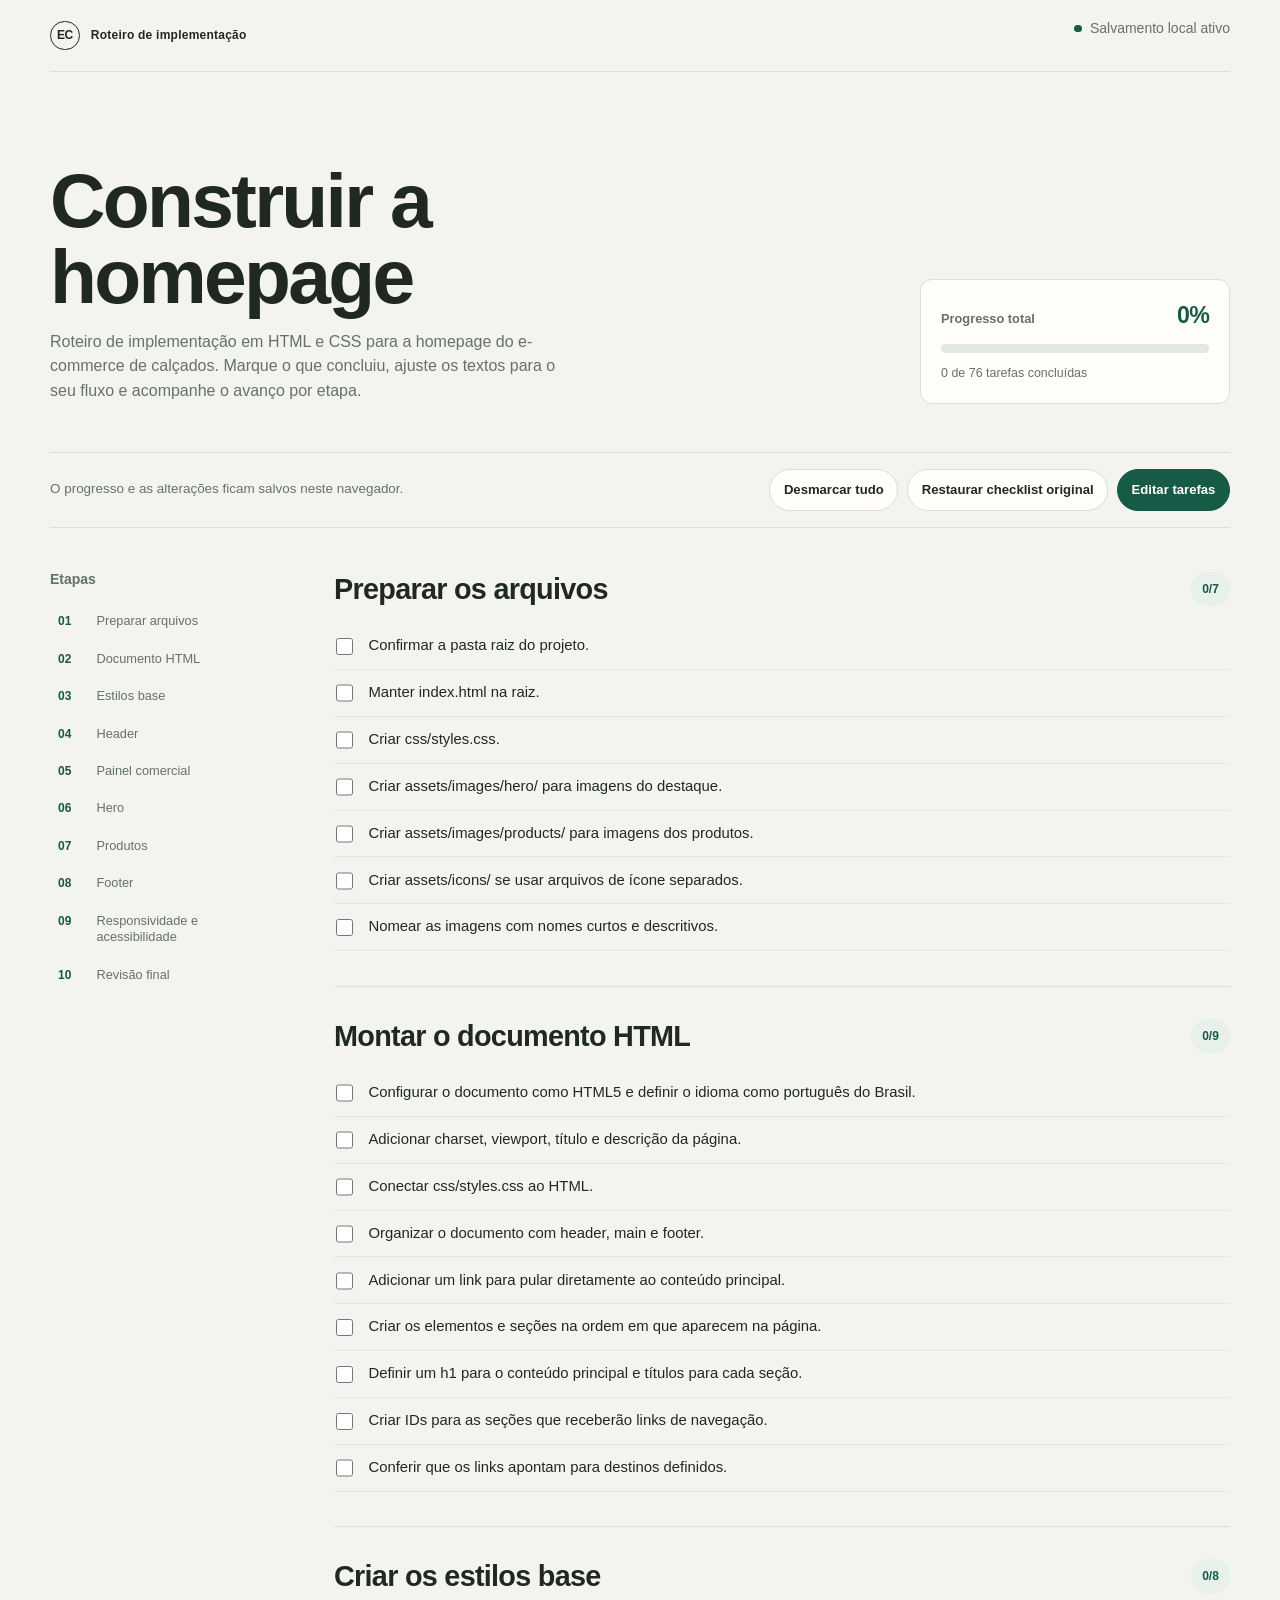
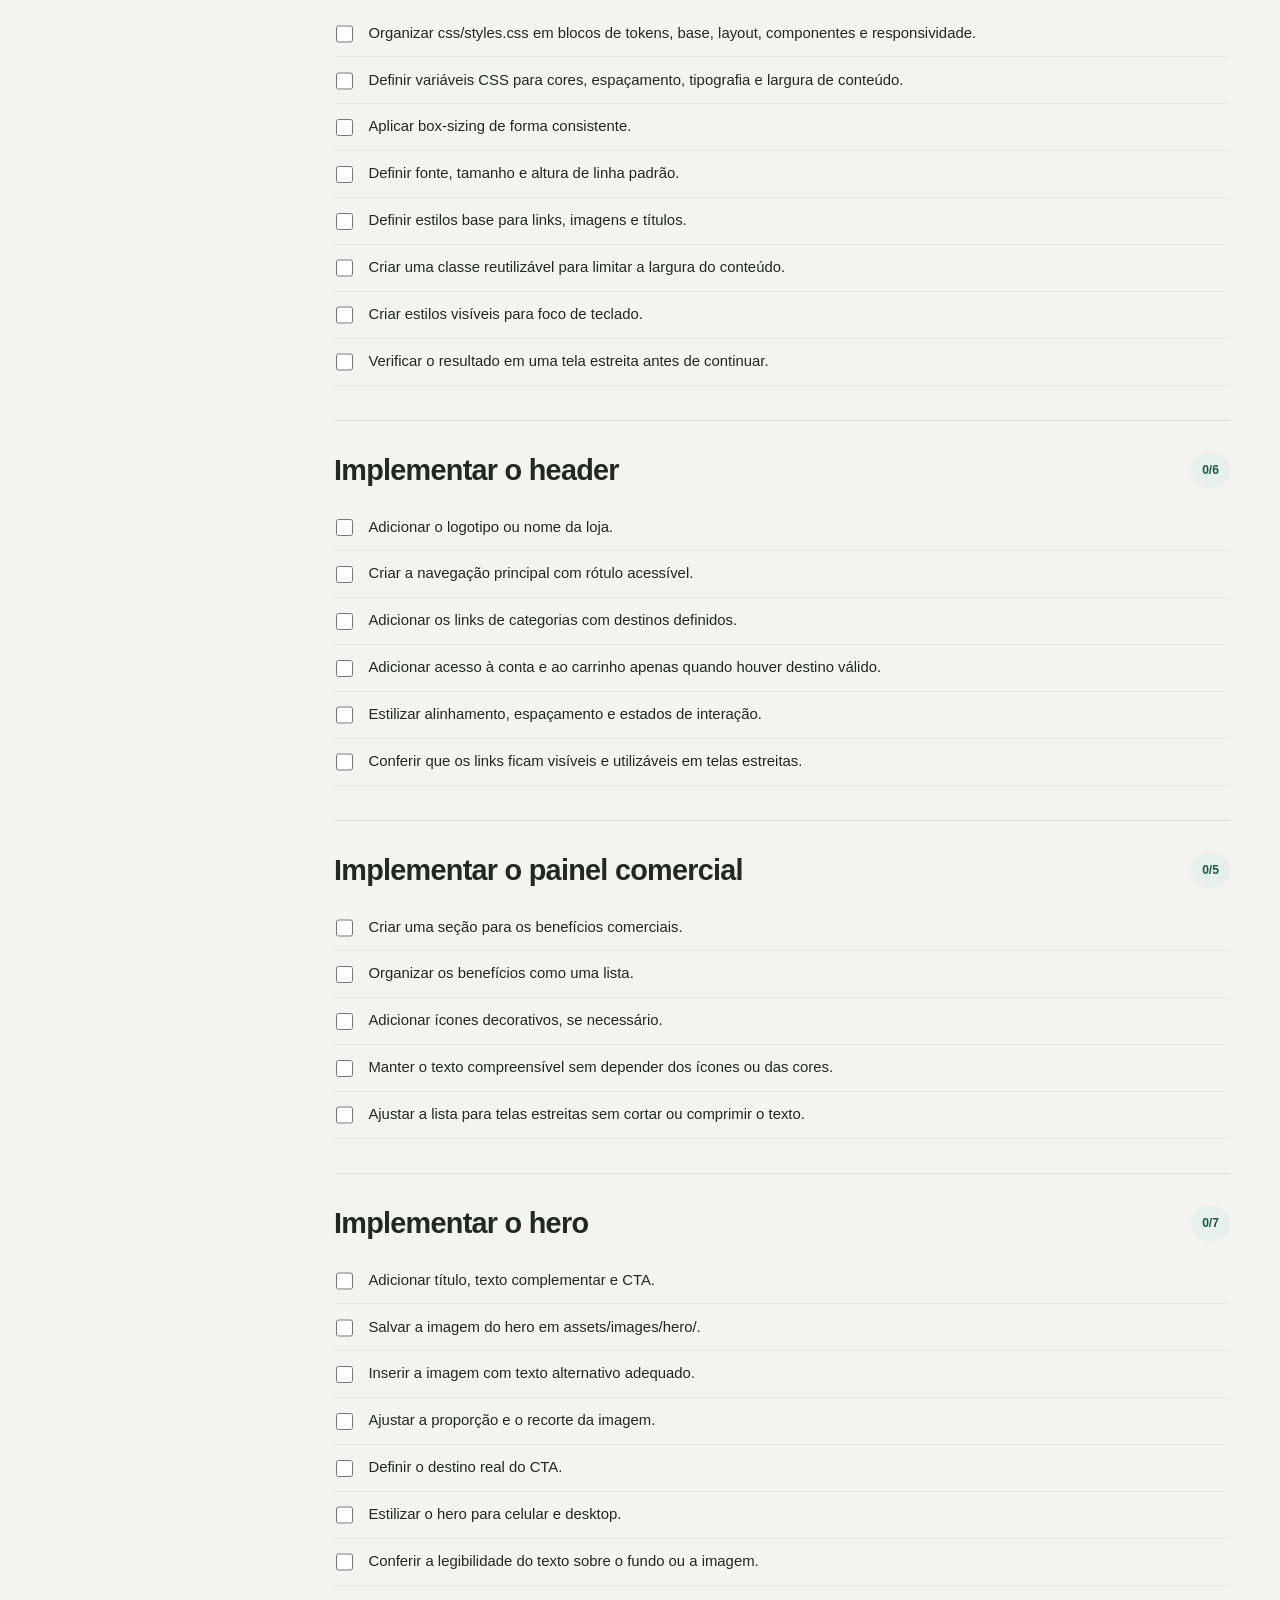
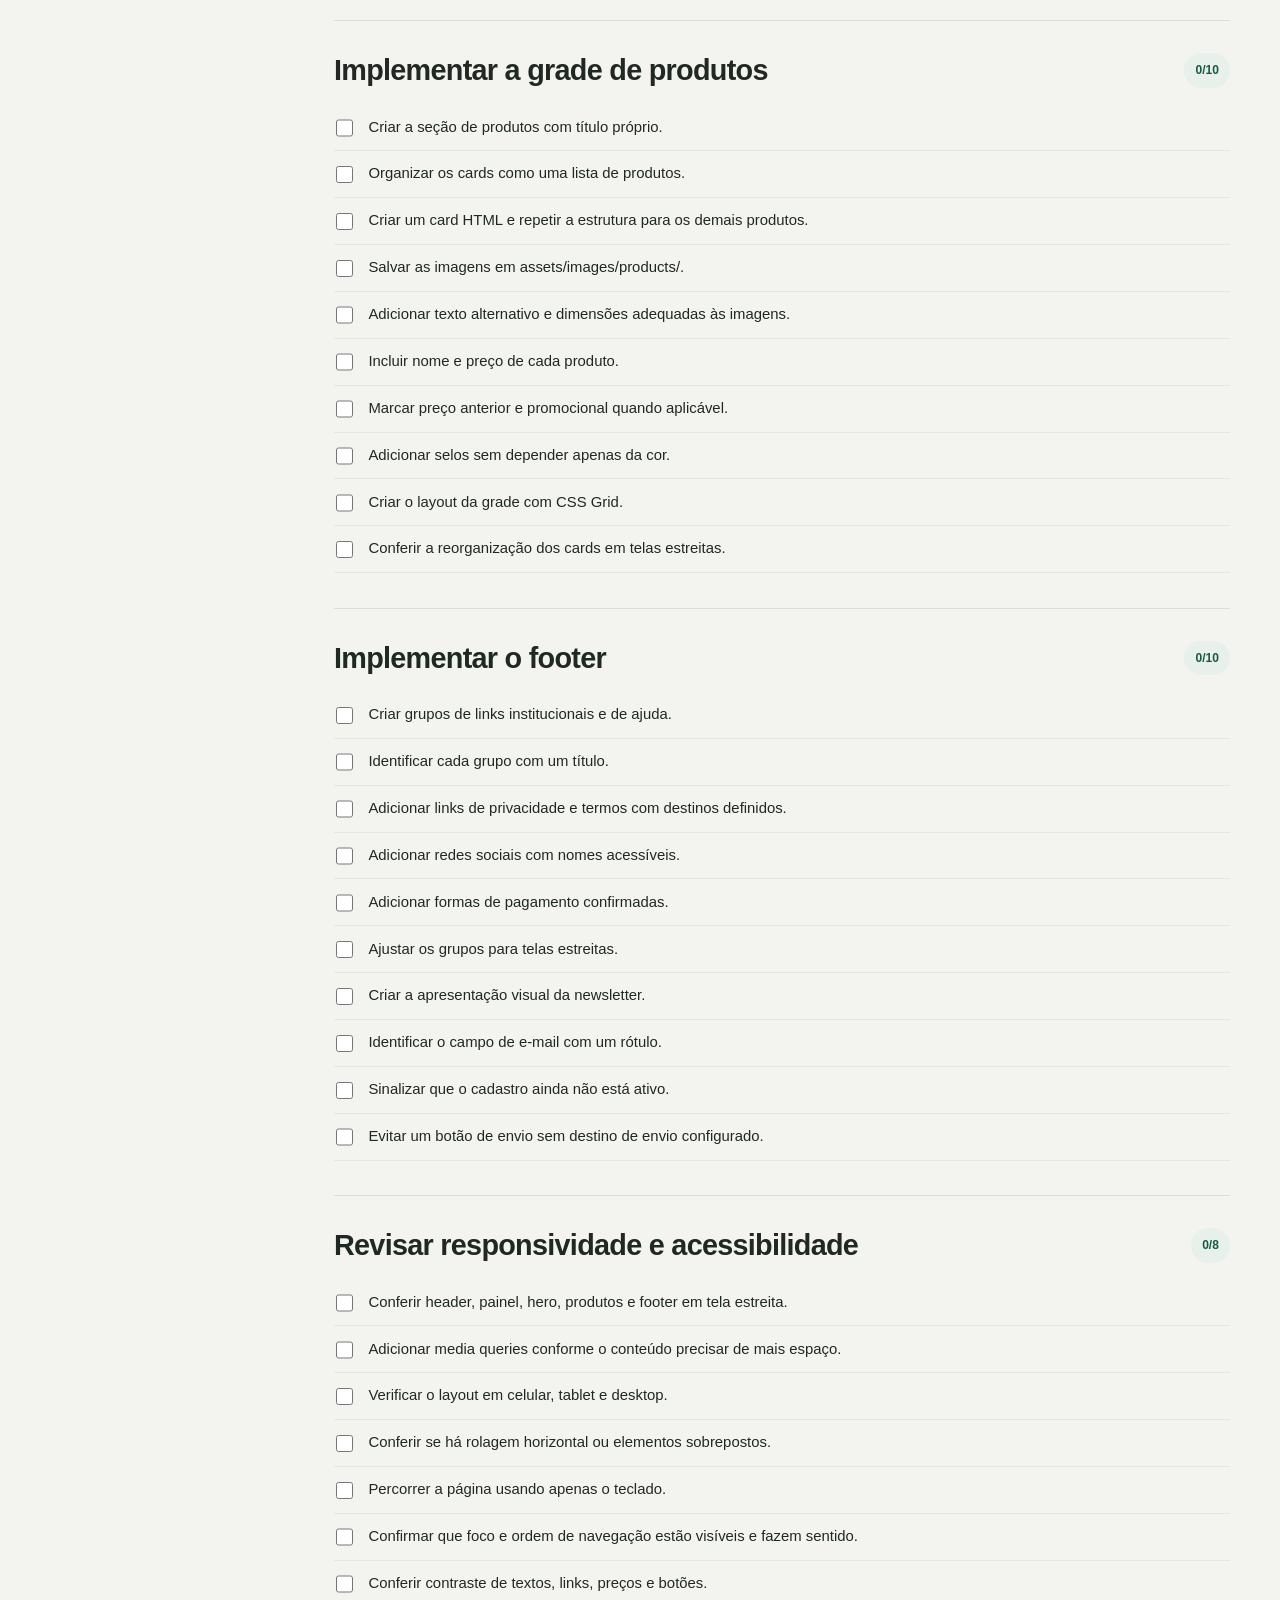
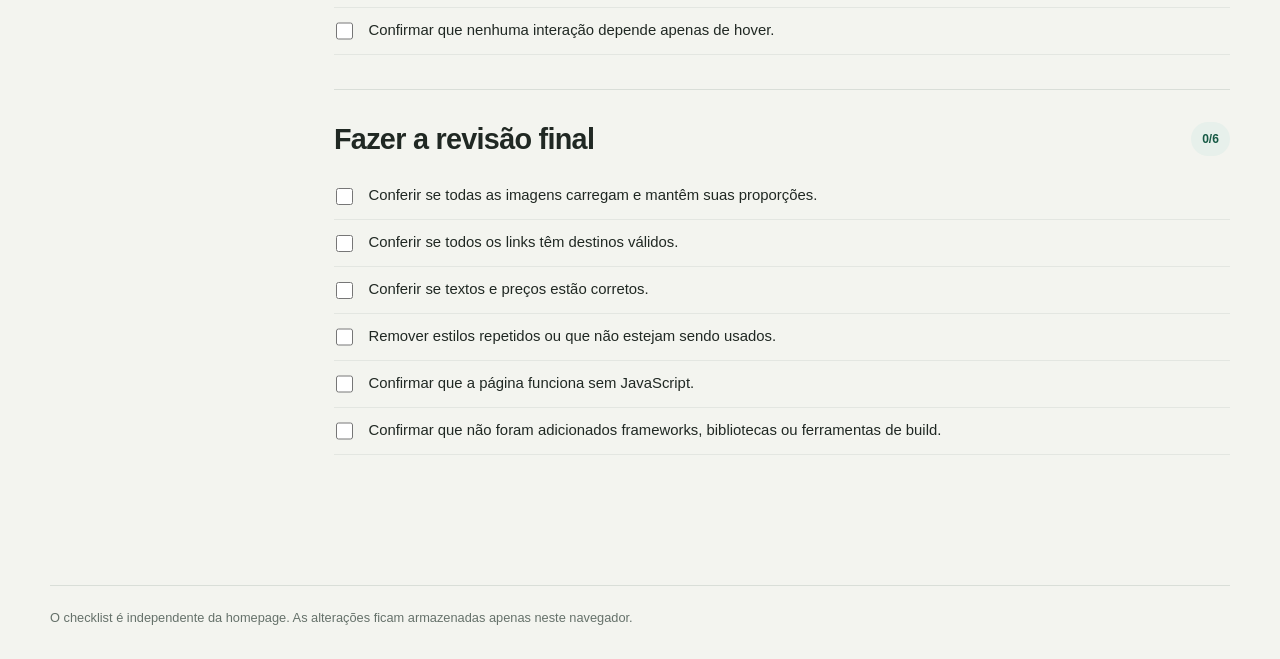
<file: checklist-homepage.html>
<!doctype html>
<html lang="pt-BR">
<head>
  <meta charset="utf-8">
  <meta name="viewport" content="width=device-width, initial-scale=1">
  <meta name="theme-color" content="#f3f4ef">
  <meta name="description" content="Checklist editável para acompanhar a construção da homepage do e-commerce de calçados.">
  <title>Checklist de desenvolvimento — Homepage</title>
  <style>
    :root {
      color-scheme: light;
      --paper: #f3f4ef;
      --surface: #fffefa;
      --ink: #202823;
      --muted: #65716a;
      --line: #d9ded8;
      --accent: #175a45;
      --accent-soft: #e7f0eb;
      --danger: #a34432;
      --focus: #b4532e;
      --content-width: 1180px;
      --radius: 12px;
      font-family: "Avenir Next", Avenir, "Segoe UI", sans-serif;
      font-synthesis: none;
      text-rendering: optimizeLegibility;
    }

    *,
    *::before,
    *::after {
      box-sizing: border-box;
    }

    html {
      scroll-behavior: smooth;
      scroll-padding-top: 1.5rem;
    }

    body {
      min-width: 320px;
      margin: 0;
      background: var(--paper);
      color: var(--ink);
      font-size: 1rem;
      line-height: 1.55;
    }

    button,
    input {
      font: inherit;
    }

    button,
    a,
    input {
      -webkit-tap-highlight-color: transparent;
    }

    a {
      color: inherit;
    }

    button:focus-visible,
    a:focus-visible,
    input:focus-visible,
    [contenteditable="true"]:focus-visible {
      outline: 3px solid var(--focus);
      outline-offset: 3px;
    }

    button {
      color: inherit;
    }

    [hidden] {
      display: none !important;
    }

    .skip-link {
      position: fixed;
      z-index: 10;
      top: 0.75rem;
      left: 0.75rem;
      transform: translateY(-160%);
      padding: 0.65rem 0.85rem;
      border-radius: 6px;
      background: var(--ink);
      color: white;
    }

    .skip-link:focus {
      transform: translateY(0);
    }

    .page-shell {
      width: min(calc(100% - 2.5rem), var(--content-width));
      margin-inline: auto;
    }

    .topbar {
      display: flex;
      align-items: center;
      justify-content: space-between;
      min-height: 4.5rem;
      border-bottom: 1px solid var(--line);
      gap: 1rem;
    }

    .wordmark {
      display: inline-flex;
      align-items: center;
      gap: 0.7rem;
      color: var(--ink);
      font-size: 0.75rem;
      font-weight: 750;
      letter-spacing: 0.02em;
      text-decoration: none;
    }

    .wordmark-mark {
      display: grid;
      width: 1.85rem;
      aspect-ratio: 1;
      place-items: center;
      border: 1px solid var(--ink);
      border-radius: 50%;
      font-size: 0.75rem;
      letter-spacing: -0.04em;
    }

    .save-status {
      display: inline-flex;
      align-items: center;
      gap: 0.5rem;
      color: var(--muted);
      font-size: 0.875rem;
    }

    .save-status::before {
      width: 0.48rem;
      height: 0.48rem;
      border-radius: 50%;
      background: var(--accent);
      content: "";
    }

    .save-status[data-state="error"] {
      color: var(--danger);
    }

    .save-status[data-state="error"]::before {
      background: var(--danger);
    }

    .intro {
      display: grid;
      grid-template-columns: minmax(0, 1fr) minmax(240px, 310px);
      align-items: end;
      gap: clamp(2rem, 6vw, 5.5rem);
      padding-block: clamp(3.25rem, 7vw, 6rem) 3rem;
    }

    h1,
    h2,
    p {
      margin-top: 0;
    }

    h1 {
      max-width: 12ch;
      margin-bottom: 1rem;
      font-size: clamp(2.7rem, 6vw, 5.1rem);
      font-weight: 650;
      letter-spacing: -0.035em;
      line-height: 0.99;
    }

    .intro-copy {
      max-width: 58ch;
      margin-bottom: 0;
      color: var(--muted);
    }

    .progress-panel {
      padding: 1.15rem 1.25rem 1.25rem;
      border: 1px solid var(--line);
      border-radius: var(--radius);
      background: var(--surface);
    }

    .progress-panel-top {
      display: flex;
      align-items: baseline;
      justify-content: space-between;
      gap: 1rem;
      margin-bottom: 0.65rem;
    }

    .progress-label {
      margin: 0;
      color: var(--muted);
      font-size: 0.8rem;
      font-weight: 650;
    }

    .progress-value {
      color: var(--accent);
      font-size: 1.45rem;
      font-weight: 750;
      letter-spacing: -0.035em;
      font-variant-numeric: tabular-nums;
    }

    progress {
      display: block;
      width: 100%;
      height: 0.55rem;
      overflow: hidden;
      appearance: none;
      border: 0;
      border-radius: 999px;
      background: #e4e8e3;
    }

    progress::-webkit-progress-bar {
      border-radius: 999px;
      background: #e4e8e3;
    }

    progress::-webkit-progress-value {
      border-radius: 999px;
      background: var(--accent);
      transition: width 180ms ease-out;
    }

    progress::-moz-progress-bar {
      border-radius: 999px;
      background: var(--accent);
    }

    .progress-count {
      margin: 0.65rem 0 0;
      color: var(--muted);
      font-size: 0.78rem;
      font-variant-numeric: tabular-nums;
    }

    .toolbar {
      display: flex;
      align-items: center;
      justify-content: space-between;
      gap: 1rem;
      padding: 1rem 0;
      border-top: 1px solid var(--line);
      border-bottom: 1px solid var(--line);
    }

    .toolbar-note {
      margin: 0;
      color: var(--muted);
      font-size: 0.84rem;
    }

    .toolbar-actions {
      display: flex;
      flex-wrap: wrap;
      justify-content: flex-end;
      gap: 0.55rem;
    }

    .button {
      display: inline-flex;
      min-height: 2.6rem;
      align-items: center;
      justify-content: center;
      gap: 0.45rem;
      padding: 0.55rem 0.85rem;
      border: 1px solid var(--line);
      border-radius: 999px;
      background: var(--surface);
      cursor: pointer;
      font-size: 0.82rem;
      font-weight: 680;
      line-height: 1.15;
      transition: background-color 140ms ease, border-color 140ms ease, transform 140ms ease;
    }

    .button:hover {
      border-color: #9aa99f;
      background: #f7faf6;
    }

    .button:active {
      transform: translateY(1px);
    }

    .button-primary {
      border-color: var(--accent);
      background: var(--accent);
      color: white;
    }

    .button-primary:hover {
      border-color: #104735;
      background: #104735;
    }

    .button-small {
      min-height: 2.1rem;
      padding: 0.5rem 0.75rem;
      font-size: 0.76rem;
    }

    .workspace {
      display: grid;
      grid-template-columns: 220px minmax(0, 1fr);
      align-items: start;
      gap: clamp(2rem, 5vw, 4.5rem);
      padding-block: 2.25rem 6rem;
    }

    .stage-nav {
      position: sticky;
      top: 1.5rem;
      padding-block: 0.35rem;
    }

    .stage-nav-title {
      margin: 0 0 0.85rem;
      color: var(--muted);
      font-size: 0.875rem;
      font-weight: 750;
    }

    .stage-nav-list {
      display: grid;
      gap: 0.2rem;
      margin: 0;
      padding: 0;
      list-style: none;
    }

    .stage-nav a {
      display: grid;
      grid-template-columns: 2rem minmax(0, 1fr);
      align-items: baseline;
      gap: 0.4rem;
      padding: 0.55rem 0.5rem;
      border-radius: 6px;
      color: var(--muted);
      font-size: 0.8rem;
      line-height: 1.3;
      text-decoration: none;
    }

    .stage-nav a:hover {
      background: var(--accent-soft);
      color: var(--ink);
    }

    .nav-number {
      color: var(--accent);
      font-size: 0.75rem;
      font-variant-numeric: tabular-nums;
      font-weight: 750;
    }

    .stages {
      min-width: 0;
    }

    .stage {
      padding-block: 0.5rem 2.15rem;
      scroll-margin-top: 1.5rem;
    }

    .stage + .stage {
      padding-top: 2rem;
      border-top: 1px solid var(--line);
    }

    .stage-heading {
      display: flex;
      align-items: end;
      justify-content: space-between;
      gap: 1.25rem;
      margin-bottom: 1.05rem;
    }

    .stage h2 {
      margin-bottom: 0;
      font-size: clamp(1.35rem, 2.5vw, 1.8rem);
      font-weight: 680;
      letter-spacing: -0.025em;
      line-height: 1.2;
    }

    .stage-count {
      flex: 0 0 auto;
      padding: 0.5rem 0.7rem;
      border-radius: 999px;
      background: var(--accent-soft);
      color: var(--accent);
      font-size: 0.75rem;
      font-variant-numeric: tabular-nums;
      font-weight: 700;
    }

    .task-list {
      margin: 0;
      padding: 0;
      list-style: none;
    }

    .task-item {
      display: grid;
      grid-template-columns: 1.25rem minmax(0, 1fr) auto;
      align-items: start;
      gap: 0.8rem;
      padding: 0.76rem 0.1rem;
      border-bottom: 1px solid #e3e6e1;
    }

    .task-checkbox {
      width: 1.1rem;
      height: 1.1rem;
      margin: 0.15rem 0 0;
      accent-color: var(--accent);
      cursor: pointer;
    }

    .task-label {
      min-width: 0;
      cursor: pointer;
      font-size: 0.93rem;
      line-height: 1.45;
    }

    .task-copy {
      display: inline-block;
      min-width: 1ch;
      border-radius: 3px;
    }

    .task-item.is-complete .task-copy {
      color: #69756e;
      text-decoration: line-through;
      text-decoration-color: #9baa9f;
      text-decoration-thickness: 1px;
    }

    .task-copy[contenteditable="true"] {
      padding: 0.5rem 0.6rem;
      background: #f0f4ef;
      color: var(--ink);
      cursor: text;
      text-decoration: none;
    }

    .remove-task {
      min-height: 2.2rem;
      padding: 0.5rem 0.7rem;
      border: 1px solid transparent;
      border-radius: 999px;
      background: transparent;
      color: var(--danger);
      cursor: pointer;
      font-size: 0.75rem;
      font-weight: 650;
    }

    .remove-task:hover {
      border-color: #e7c8c1;
      background: #fbefec;
    }

    .add-task {
      margin-top: 0.85rem;
      border-style: dashed;
      color: var(--accent);
    }

    .empty-stage {
      margin: 0;
      padding-block: 0.7rem;
      color: var(--muted);
      font-size: 0.85rem;
    }

    .footer-note {
      padding-block: 1.35rem 2rem;
      border-top: 1px solid var(--line);
      color: var(--muted);
      font-size: 0.8rem;
    }

    .footer-note p {
      margin: 0;
    }

    .visually-hidden {
      position: absolute;
      width: 1px;
      height: 1px;
      padding: 0;
      overflow: hidden;
      clip: rect(0, 0, 0, 0);
      white-space: nowrap;
      border: 0;
    }

    @media (max-width: 760px) {
      .page-shell {
        width: min(calc(100% - 2rem), var(--content-width));
      }

      .intro {
        grid-template-columns: 1fr;
        align-items: start;
        gap: 1.7rem;
        padding-block: 3.2rem 2.2rem;
      }

      .progress-panel {
        max-width: 480px;
      }

      .workspace {
        grid-template-columns: 1fr;
        gap: 1.8rem;
        padding-top: 1.35rem;
      }

      .stage-nav {
        position: static;
        padding: 0 0 1.1rem;
        border-bottom: 1px solid var(--line);
      }

      .stage-nav-list {
        display: flex;
        overflow-x: auto;
        gap: 0.35rem;
        padding-bottom: 0.2rem;
        scrollbar-width: thin;
      }

      .stage-nav-list li {
        flex: 0 0 auto;
      }

      .stage-nav a {
        grid-template-columns: auto auto;
        align-items: center;
        gap: 0.35rem;
        min-height: 2.5rem;
        padding-inline: 0.65rem;
        border: 1px solid var(--line);
        background: var(--surface);
        white-space: nowrap;
      }

      .stage-nav-title {
        margin-bottom: 0.55rem;
      }
    }

    @media (max-width: 520px) {
      .page-shell {
        width: min(calc(100% - 1.4rem), var(--content-width));
      }

      .topbar {
        flex-wrap: wrap;
        min-height: 3.9rem;
        padding-block: 0.7rem;
      }

      .wordmark {
        gap: 0.45rem;
        font-size: 0.75rem;
      }

      .wordmark-mark {
        width: 1.85rem;
      }

      .save-status {
        max-width: 10rem;
        font-size: 0.75rem;
      }

      .intro {
        padding-top: 2.8rem;
      }

      h1 {
        font-size: clamp(2.55rem, 14vw, 4rem);
      }

      .toolbar {
        align-items: flex-start;
        flex-direction: column;
      }

      .toolbar-actions {
        justify-content: flex-start;
      }

      .task-item {
        grid-template-columns: 1.15rem minmax(0, 1fr) auto;
        gap: 0.6rem;
      }

      .task-label {
        font-size: 0.88rem;
      }

      .remove-task {
        padding-inline: 0.5rem;
        font-size: 0.75rem;
      }
    }

    @media (prefers-reduced-motion: reduce) {
      html {
        scroll-behavior: auto;
      }

      *,
      *::before,
      *::after {
        scroll-behavior: auto !important;
        transition-duration: 0.01ms !important;
      }
    }

    @media print {
      :root {
        --paper: #fff;
        --surface: #fff;
        --ink: #111;
        --muted: #444;
        --line: #bbb;
      }

      body {
        background: #fff;
        font-size: 10pt;
      }

      .page-shell {
        width: 100%;
      }

      .topbar,
      .toolbar,
      .stage-nav,
      .progress-panel,
      .editor-only,
      .remove-task,
      .add-task,
      .footer-note {
        display: none !important;
      }

      .intro {
        display: block;
        padding: 0 0 1rem;
      }

      h1 {
        max-width: none;
        font-size: 26pt;
      }

      .workspace {
        display: block;
        padding: 0;
      }

      .stage,
      .stage + .stage {
        padding-block: 0.7rem;
        break-inside: avoid;
      }

      .task-item {
        padding-block: 0.35rem;
      }
    }
  </style>
</head>
<body>
  <a class="skip-link" href="#conteudo">Pular para o checklist</a>

  <div class="page-shell" id="inicio">
    <header class="topbar">
      <a class="wordmark" href="#inicio" aria-label="Checklist da homepage, início">
        <span class="wordmark-mark" aria-hidden="true">EC</span>
        <span>Roteiro de implementação</span>
      </a>
      <p class="save-status" id="saveStatus" role="status" aria-live="polite" data-state="ready">Salvamento local ativo</p>
    </header>

    <main id="conteudo">
      <section class="intro" aria-labelledby="page-title">
        <div>
          <h1 id="page-title">Construir a homepage</h1>
          <p class="intro-copy">Roteiro de implementação em HTML e CSS para a homepage do e-commerce de calçados. Marque o que concluiu, ajuste os textos para o seu fluxo e acompanhe o avanço por etapa.</p>
        </div>

        <div class="progress-panel" aria-label="Progresso geral">
          <div class="progress-panel-top">
            <p class="progress-label">Progresso total</p>
            <strong class="progress-value" id="progressPercent">0%</strong>
          </div>
          <progress id="overallProgress" value="0" max="100" aria-label="Progresso do checklist">0%</progress>
          <p class="progress-count" id="progressCount" aria-live="polite">0 de 76 tarefas concluídas</p>
        </div>
      </section>

      <section class="toolbar" aria-label="Ações do checklist">
        <p class="toolbar-note" id="editHint">O progresso e as alterações ficam salvos neste navegador.</p>
        <div class="toolbar-actions">
          <button class="button" id="resetProgress" type="button">Desmarcar tudo</button>
          <button class="button" id="restoreOriginal" type="button">Restaurar checklist original</button>
          <button class="button button-primary" id="toggleEdit" type="button" aria-pressed="false">Editar tarefas</button>
        </div>
      </section>

      <div class="workspace">
        <aside class="stage-nav" aria-label="Navegação do checklist">
          <p class="stage-nav-title">Etapas</p>
          <nav aria-label="Ir para etapa">
            <ol class="stage-nav-list">
              <li><a href="#arquivos"><span class="nav-number">01</span><span>Preparar arquivos</span></a></li>
              <li><a href="#html"><span class="nav-number">02</span><span>Documento HTML</span></a></li>
              <li><a href="#estilos"><span class="nav-number">03</span><span>Estilos base</span></a></li>
              <li><a href="#header"><span class="nav-number">04</span><span>Header</span></a></li>
              <li><a href="#painel"><span class="nav-number">05</span><span>Painel comercial</span></a></li>
              <li><a href="#hero"><span class="nav-number">06</span><span>Hero</span></a></li>
              <li><a href="#produtos"><span class="nav-number">07</span><span>Produtos</span></a></li>
              <li><a href="#footer"><span class="nav-number">08</span><span>Footer</span></a></li>
              <li><a href="#revisao"><span class="nav-number">09</span><span>Responsividade e acessibilidade</span></a></li>
              <li><a href="#final"><span class="nav-number">10</span><span>Revisão final</span></a></li>
            </ol>
          </nav>
        </aside>

        <div class="stages" id="stages">
          <section class="stage" id="arquivos" data-stage-id="arquivos" aria-labelledby="title-arquivos">
            <div class="stage-heading">
              <div><h2 id="title-arquivos">Preparar os arquivos</h2></div>
              <span class="stage-count" data-stage-count>0/7</span>
            </div>
            <ol class="task-list">
              <li class="task-item" data-task-id="01-01"><input class="task-checkbox" type="checkbox" id="task-01-01"><label class="task-label" for="task-01-01"><span class="task-copy">Confirmar a pasta raiz do projeto.</span></label><button class="remove-task" type="button" hidden>Remover</button></li>
              <li class="task-item" data-task-id="01-02"><input class="task-checkbox" type="checkbox" id="task-01-02"><label class="task-label" for="task-01-02"><span class="task-copy">Manter index.html na raiz.</span></label><button class="remove-task" type="button" hidden>Remover</button></li>
              <li class="task-item" data-task-id="01-03"><input class="task-checkbox" type="checkbox" id="task-01-03"><label class="task-label" for="task-01-03"><span class="task-copy">Criar css/styles.css.</span></label><button class="remove-task" type="button" hidden>Remover</button></li>
              <li class="task-item" data-task-id="01-04"><input class="task-checkbox" type="checkbox" id="task-01-04"><label class="task-label" for="task-01-04"><span class="task-copy">Criar assets/images/hero/ para imagens do destaque.</span></label><button class="remove-task" type="button" hidden>Remover</button></li>
              <li class="task-item" data-task-id="01-05"><input class="task-checkbox" type="checkbox" id="task-01-05"><label class="task-label" for="task-01-05"><span class="task-copy">Criar assets/images/products/ para imagens dos produtos.</span></label><button class="remove-task" type="button" hidden>Remover</button></li>
              <li class="task-item" data-task-id="01-06"><input class="task-checkbox" type="checkbox" id="task-01-06"><label class="task-label" for="task-01-06"><span class="task-copy">Criar assets/icons/ se usar arquivos de ícone separados.</span></label><button class="remove-task" type="button" hidden>Remover</button></li>
              <li class="task-item" data-task-id="01-07"><input class="task-checkbox" type="checkbox" id="task-01-07"><label class="task-label" for="task-01-07"><span class="task-copy">Nomear as imagens com nomes curtos e descritivos.</span></label><button class="remove-task" type="button" hidden>Remover</button></li>
            </ol>
            <p class="empty-stage" hidden>Nenhuma tarefa nesta etapa.</p>
            <button class="button button-small add-task editor-only" type="button" hidden>+ Adicionar tarefa</button>
          </section>

          <section class="stage" id="html" data-stage-id="html" aria-labelledby="title-html">
            <div class="stage-heading">
              <div><h2 id="title-html">Montar o documento HTML</h2></div>
              <span class="stage-count" data-stage-count>0/9</span>
            </div>
            <ol class="task-list">
              <li class="task-item" data-task-id="02-01"><input class="task-checkbox" type="checkbox" id="task-02-01"><label class="task-label" for="task-02-01"><span class="task-copy">Configurar o documento como HTML5 e definir o idioma como português do Brasil.</span></label><button class="remove-task" type="button" hidden>Remover</button></li>
              <li class="task-item" data-task-id="02-02"><input class="task-checkbox" type="checkbox" id="task-02-02"><label class="task-label" for="task-02-02"><span class="task-copy">Adicionar charset, viewport, título e descrição da página.</span></label><button class="remove-task" type="button" hidden>Remover</button></li>
              <li class="task-item" data-task-id="02-03"><input class="task-checkbox" type="checkbox" id="task-02-03"><label class="task-label" for="task-02-03"><span class="task-copy">Conectar css/styles.css ao HTML.</span></label><button class="remove-task" type="button" hidden>Remover</button></li>
              <li class="task-item" data-task-id="02-04"><input class="task-checkbox" type="checkbox" id="task-02-04"><label class="task-label" for="task-02-04"><span class="task-copy">Organizar o documento com header, main e footer.</span></label><button class="remove-task" type="button" hidden>Remover</button></li>
              <li class="task-item" data-task-id="02-05"><input class="task-checkbox" type="checkbox" id="task-02-05"><label class="task-label" for="task-02-05"><span class="task-copy">Adicionar um link para pular diretamente ao conteúdo principal.</span></label><button class="remove-task" type="button" hidden>Remover</button></li>
              <li class="task-item" data-task-id="02-06"><input class="task-checkbox" type="checkbox" id="task-02-06"><label class="task-label" for="task-02-06"><span class="task-copy">Criar os elementos e seções na ordem em que aparecem na página.</span></label><button class="remove-task" type="button" hidden>Remover</button></li>
              <li class="task-item" data-task-id="02-07"><input class="task-checkbox" type="checkbox" id="task-02-07"><label class="task-label" for="task-02-07"><span class="task-copy">Definir um h1 para o conteúdo principal e títulos para cada seção.</span></label><button class="remove-task" type="button" hidden>Remover</button></li>
              <li class="task-item" data-task-id="02-08"><input class="task-checkbox" type="checkbox" id="task-02-08"><label class="task-label" for="task-02-08"><span class="task-copy">Criar IDs para as seções que receberão links de navegação.</span></label><button class="remove-task" type="button" hidden>Remover</button></li>
              <li class="task-item" data-task-id="02-09"><input class="task-checkbox" type="checkbox" id="task-02-09"><label class="task-label" for="task-02-09"><span class="task-copy">Conferir que os links apontam para destinos definidos.</span></label><button class="remove-task" type="button" hidden>Remover</button></li>
            </ol>
            <p class="empty-stage" hidden>Nenhuma tarefa nesta etapa.</p>
            <button class="button button-small add-task editor-only" type="button" hidden>+ Adicionar tarefa</button>
          </section>

          <section class="stage" id="estilos" data-stage-id="estilos" aria-labelledby="title-estilos">
            <div class="stage-heading">
              <div><h2 id="title-estilos">Criar os estilos base</h2></div>
              <span class="stage-count" data-stage-count>0/8</span>
            </div>
            <ol class="task-list">
              <li class="task-item" data-task-id="03-01"><input class="task-checkbox" type="checkbox" id="task-03-01"><label class="task-label" for="task-03-01"><span class="task-copy">Organizar css/styles.css em blocos de tokens, base, layout, componentes e responsividade.</span></label><button class="remove-task" type="button" hidden>Remover</button></li>
              <li class="task-item" data-task-id="03-02"><input class="task-checkbox" type="checkbox" id="task-03-02"><label class="task-label" for="task-03-02"><span class="task-copy">Definir variáveis CSS para cores, espaçamento, tipografia e largura de conteúdo.</span></label><button class="remove-task" type="button" hidden>Remover</button></li>
              <li class="task-item" data-task-id="03-03"><input class="task-checkbox" type="checkbox" id="task-03-03"><label class="task-label" for="task-03-03"><span class="task-copy">Aplicar box-sizing de forma consistente.</span></label><button class="remove-task" type="button" hidden>Remover</button></li>
              <li class="task-item" data-task-id="03-04"><input class="task-checkbox" type="checkbox" id="task-03-04"><label class="task-label" for="task-03-04"><span class="task-copy">Definir fonte, tamanho e altura de linha padrão.</span></label><button class="remove-task" type="button" hidden>Remover</button></li>
              <li class="task-item" data-task-id="03-05"><input class="task-checkbox" type="checkbox" id="task-03-05"><label class="task-label" for="task-03-05"><span class="task-copy">Definir estilos base para links, imagens e títulos.</span></label><button class="remove-task" type="button" hidden>Remover</button></li>
              <li class="task-item" data-task-id="03-06"><input class="task-checkbox" type="checkbox" id="task-03-06"><label class="task-label" for="task-03-06"><span class="task-copy">Criar uma classe reutilizável para limitar a largura do conteúdo.</span></label><button class="remove-task" type="button" hidden>Remover</button></li>
              <li class="task-item" data-task-id="03-07"><input class="task-checkbox" type="checkbox" id="task-03-07"><label class="task-label" for="task-03-07"><span class="task-copy">Criar estilos visíveis para foco de teclado.</span></label><button class="remove-task" type="button" hidden>Remover</button></li>
              <li class="task-item" data-task-id="03-08"><input class="task-checkbox" type="checkbox" id="task-03-08"><label class="task-label" for="task-03-08"><span class="task-copy">Verificar o resultado em uma tela estreita antes de continuar.</span></label><button class="remove-task" type="button" hidden>Remover</button></li>
            </ol>
            <p class="empty-stage" hidden>Nenhuma tarefa nesta etapa.</p>
            <button class="button button-small add-task editor-only" type="button" hidden>+ Adicionar tarefa</button>
          </section>

          <section class="stage" id="header" data-stage-id="header" aria-labelledby="title-header">
            <div class="stage-heading">
              <div><h2 id="title-header">Implementar o header</h2></div>
              <span class="stage-count" data-stage-count>0/6</span>
            </div>
            <ol class="task-list">
              <li class="task-item" data-task-id="04-01"><input class="task-checkbox" type="checkbox" id="task-04-01"><label class="task-label" for="task-04-01"><span class="task-copy">Adicionar o logotipo ou nome da loja.</span></label><button class="remove-task" type="button" hidden>Remover</button></li>
              <li class="task-item" data-task-id="04-02"><input class="task-checkbox" type="checkbox" id="task-04-02"><label class="task-label" for="task-04-02"><span class="task-copy">Criar a navegação principal com rótulo acessível.</span></label><button class="remove-task" type="button" hidden>Remover</button></li>
              <li class="task-item" data-task-id="04-03"><input class="task-checkbox" type="checkbox" id="task-04-03"><label class="task-label" for="task-04-03"><span class="task-copy">Adicionar os links de categorias com destinos definidos.</span></label><button class="remove-task" type="button" hidden>Remover</button></li>
              <li class="task-item" data-task-id="04-04"><input class="task-checkbox" type="checkbox" id="task-04-04"><label class="task-label" for="task-04-04"><span class="task-copy">Adicionar acesso à conta e ao carrinho apenas quando houver destino válido.</span></label><button class="remove-task" type="button" hidden>Remover</button></li>
              <li class="task-item" data-task-id="04-05"><input class="task-checkbox" type="checkbox" id="task-04-05"><label class="task-label" for="task-04-05"><span class="task-copy">Estilizar alinhamento, espaçamento e estados de interação.</span></label><button class="remove-task" type="button" hidden>Remover</button></li>
              <li class="task-item" data-task-id="04-06"><input class="task-checkbox" type="checkbox" id="task-04-06"><label class="task-label" for="task-04-06"><span class="task-copy">Conferir que os links ficam visíveis e utilizáveis em telas estreitas.</span></label><button class="remove-task" type="button" hidden>Remover</button></li>
            </ol>
            <p class="empty-stage" hidden>Nenhuma tarefa nesta etapa.</p>
            <button class="button button-small add-task editor-only" type="button" hidden>+ Adicionar tarefa</button>
          </section>

          <section class="stage" id="painel" data-stage-id="painel" aria-labelledby="title-painel">
            <div class="stage-heading">
              <div><h2 id="title-painel">Implementar o painel comercial</h2></div>
              <span class="stage-count" data-stage-count>0/5</span>
            </div>
            <ol class="task-list">
              <li class="task-item" data-task-id="05-01"><input class="task-checkbox" type="checkbox" id="task-05-01"><label class="task-label" for="task-05-01"><span class="task-copy">Criar uma seção para os benefícios comerciais.</span></label><button class="remove-task" type="button" hidden>Remover</button></li>
              <li class="task-item" data-task-id="05-02"><input class="task-checkbox" type="checkbox" id="task-05-02"><label class="task-label" for="task-05-02"><span class="task-copy">Organizar os benefícios como uma lista.</span></label><button class="remove-task" type="button" hidden>Remover</button></li>
              <li class="task-item" data-task-id="05-03"><input class="task-checkbox" type="checkbox" id="task-05-03"><label class="task-label" for="task-05-03"><span class="task-copy">Adicionar ícones decorativos, se necessário.</span></label><button class="remove-task" type="button" hidden>Remover</button></li>
              <li class="task-item" data-task-id="05-04"><input class="task-checkbox" type="checkbox" id="task-05-04"><label class="task-label" for="task-05-04"><span class="task-copy">Manter o texto compreensível sem depender dos ícones ou das cores.</span></label><button class="remove-task" type="button" hidden>Remover</button></li>
              <li class="task-item" data-task-id="05-05"><input class="task-checkbox" type="checkbox" id="task-05-05"><label class="task-label" for="task-05-05"><span class="task-copy">Ajustar a lista para telas estreitas sem cortar ou comprimir o texto.</span></label><button class="remove-task" type="button" hidden>Remover</button></li>
            </ol>
            <p class="empty-stage" hidden>Nenhuma tarefa nesta etapa.</p>
            <button class="button button-small add-task editor-only" type="button" hidden>+ Adicionar tarefa</button>
          </section>

          <section class="stage" id="hero" data-stage-id="hero" aria-labelledby="title-hero">
            <div class="stage-heading">
              <div><h2 id="title-hero">Implementar o hero</h2></div>
              <span class="stage-count" data-stage-count>0/7</span>
            </div>
            <ol class="task-list">
              <li class="task-item" data-task-id="06-01"><input class="task-checkbox" type="checkbox" id="task-06-01"><label class="task-label" for="task-06-01"><span class="task-copy">Adicionar título, texto complementar e CTA.</span></label><button class="remove-task" type="button" hidden>Remover</button></li>
              <li class="task-item" data-task-id="06-02"><input class="task-checkbox" type="checkbox" id="task-06-02"><label class="task-label" for="task-06-02"><span class="task-copy">Salvar a imagem do hero em assets/images/hero/.</span></label><button class="remove-task" type="button" hidden>Remover</button></li>
              <li class="task-item" data-task-id="06-03"><input class="task-checkbox" type="checkbox" id="task-06-03"><label class="task-label" for="task-06-03"><span class="task-copy">Inserir a imagem com texto alternativo adequado.</span></label><button class="remove-task" type="button" hidden>Remover</button></li>
              <li class="task-item" data-task-id="06-04"><input class="task-checkbox" type="checkbox" id="task-06-04"><label class="task-label" for="task-06-04"><span class="task-copy">Ajustar a proporção e o recorte da imagem.</span></label><button class="remove-task" type="button" hidden>Remover</button></li>
              <li class="task-item" data-task-id="06-05"><input class="task-checkbox" type="checkbox" id="task-06-05"><label class="task-label" for="task-06-05"><span class="task-copy">Definir o destino real do CTA.</span></label><button class="remove-task" type="button" hidden>Remover</button></li>
              <li class="task-item" data-task-id="06-06"><input class="task-checkbox" type="checkbox" id="task-06-06"><label class="task-label" for="task-06-06"><span class="task-copy">Estilizar o hero para celular e desktop.</span></label><button class="remove-task" type="button" hidden>Remover</button></li>
              <li class="task-item" data-task-id="06-07"><input class="task-checkbox" type="checkbox" id="task-06-07"><label class="task-label" for="task-06-07"><span class="task-copy">Conferir a legibilidade do texto sobre o fundo ou a imagem.</span></label><button class="remove-task" type="button" hidden>Remover</button></li>
            </ol>
            <p class="empty-stage" hidden>Nenhuma tarefa nesta etapa.</p>
            <button class="button button-small add-task editor-only" type="button" hidden>+ Adicionar tarefa</button>
          </section>

          <section class="stage" id="produtos" data-stage-id="produtos" aria-labelledby="title-produtos">
            <div class="stage-heading">
              <div><h2 id="title-produtos">Implementar a grade de produtos</h2></div>
              <span class="stage-count" data-stage-count>0/10</span>
            </div>
            <ol class="task-list">
              <li class="task-item" data-task-id="07-01"><input class="task-checkbox" type="checkbox" id="task-07-01"><label class="task-label" for="task-07-01"><span class="task-copy">Criar a seção de produtos com título próprio.</span></label><button class="remove-task" type="button" hidden>Remover</button></li>
              <li class="task-item" data-task-id="07-02"><input class="task-checkbox" type="checkbox" id="task-07-02"><label class="task-label" for="task-07-02"><span class="task-copy">Organizar os cards como uma lista de produtos.</span></label><button class="remove-task" type="button" hidden>Remover</button></li>
              <li class="task-item" data-task-id="07-03"><input class="task-checkbox" type="checkbox" id="task-07-03"><label class="task-label" for="task-07-03"><span class="task-copy">Criar um card HTML e repetir a estrutura para os demais produtos.</span></label><button class="remove-task" type="button" hidden>Remover</button></li>
              <li class="task-item" data-task-id="07-04"><input class="task-checkbox" type="checkbox" id="task-07-04"><label class="task-label" for="task-07-04"><span class="task-copy">Salvar as imagens em assets/images/products/.</span></label><button class="remove-task" type="button" hidden>Remover</button></li>
              <li class="task-item" data-task-id="07-05"><input class="task-checkbox" type="checkbox" id="task-07-05"><label class="task-label" for="task-07-05"><span class="task-copy">Adicionar texto alternativo e dimensões adequadas às imagens.</span></label><button class="remove-task" type="button" hidden>Remover</button></li>
              <li class="task-item" data-task-id="07-06"><input class="task-checkbox" type="checkbox" id="task-07-06"><label class="task-label" for="task-07-06"><span class="task-copy">Incluir nome e preço de cada produto.</span></label><button class="remove-task" type="button" hidden>Remover</button></li>
              <li class="task-item" data-task-id="07-07"><input class="task-checkbox" type="checkbox" id="task-07-07"><label class="task-label" for="task-07-07"><span class="task-copy">Marcar preço anterior e promocional quando aplicável.</span></label><button class="remove-task" type="button" hidden>Remover</button></li>
              <li class="task-item" data-task-id="07-08"><input class="task-checkbox" type="checkbox" id="task-07-08"><label class="task-label" for="task-07-08"><span class="task-copy">Adicionar selos sem depender apenas da cor.</span></label><button class="remove-task" type="button" hidden>Remover</button></li>
              <li class="task-item" data-task-id="07-09"><input class="task-checkbox" type="checkbox" id="task-07-09"><label class="task-label" for="task-07-09"><span class="task-copy">Criar o layout da grade com CSS Grid.</span></label><button class="remove-task" type="button" hidden>Remover</button></li>
              <li class="task-item" data-task-id="07-10"><input class="task-checkbox" type="checkbox" id="task-07-10"><label class="task-label" for="task-07-10"><span class="task-copy">Conferir a reorganização dos cards em telas estreitas.</span></label><button class="remove-task" type="button" hidden>Remover</button></li>
            </ol>
            <p class="empty-stage" hidden>Nenhuma tarefa nesta etapa.</p>
            <button class="button button-small add-task editor-only" type="button" hidden>+ Adicionar tarefa</button>
          </section>

          <section class="stage" id="footer" data-stage-id="footer" aria-labelledby="title-footer">
            <div class="stage-heading">
              <div><h2 id="title-footer">Implementar o footer</h2></div>
              <span class="stage-count" data-stage-count>0/10</span>
            </div>
            <ol class="task-list">
              <li class="task-item" data-task-id="08-01"><input class="task-checkbox" type="checkbox" id="task-08-01"><label class="task-label" for="task-08-01"><span class="task-copy">Criar grupos de links institucionais e de ajuda.</span></label><button class="remove-task" type="button" hidden>Remover</button></li>
              <li class="task-item" data-task-id="08-02"><input class="task-checkbox" type="checkbox" id="task-08-02"><label class="task-label" for="task-08-02"><span class="task-copy">Identificar cada grupo com um título.</span></label><button class="remove-task" type="button" hidden>Remover</button></li>
              <li class="task-item" data-task-id="08-03"><input class="task-checkbox" type="checkbox" id="task-08-03"><label class="task-label" for="task-08-03"><span class="task-copy">Adicionar links de privacidade e termos com destinos definidos.</span></label><button class="remove-task" type="button" hidden>Remover</button></li>
              <li class="task-item" data-task-id="08-04"><input class="task-checkbox" type="checkbox" id="task-08-04"><label class="task-label" for="task-08-04"><span class="task-copy">Adicionar redes sociais com nomes acessíveis.</span></label><button class="remove-task" type="button" hidden>Remover</button></li>
              <li class="task-item" data-task-id="08-05"><input class="task-checkbox" type="checkbox" id="task-08-05"><label class="task-label" for="task-08-05"><span class="task-copy">Adicionar formas de pagamento confirmadas.</span></label><button class="remove-task" type="button" hidden>Remover</button></li>
              <li class="task-item" data-task-id="08-06"><input class="task-checkbox" type="checkbox" id="task-08-06"><label class="task-label" for="task-08-06"><span class="task-copy">Ajustar os grupos para telas estreitas.</span></label><button class="remove-task" type="button" hidden>Remover</button></li>
              <li class="task-item" data-task-id="08-07"><input class="task-checkbox" type="checkbox" id="task-08-07"><label class="task-label" for="task-08-07"><span class="task-copy">Criar a apresentação visual da newsletter.</span></label><button class="remove-task" type="button" hidden>Remover</button></li>
              <li class="task-item" data-task-id="08-08"><input class="task-checkbox" type="checkbox" id="task-08-08"><label class="task-label" for="task-08-08"><span class="task-copy">Identificar o campo de e-mail com um rótulo.</span></label><button class="remove-task" type="button" hidden>Remover</button></li>
              <li class="task-item" data-task-id="08-09"><input class="task-checkbox" type="checkbox" id="task-08-09"><label class="task-label" for="task-08-09"><span class="task-copy">Sinalizar que o cadastro ainda não está ativo.</span></label><button class="remove-task" type="button" hidden>Remover</button></li>
              <li class="task-item" data-task-id="08-10"><input class="task-checkbox" type="checkbox" id="task-08-10"><label class="task-label" for="task-08-10"><span class="task-copy">Evitar um botão de envio sem destino de envio configurado.</span></label><button class="remove-task" type="button" hidden>Remover</button></li>
            </ol>
            <p class="empty-stage" hidden>Nenhuma tarefa nesta etapa.</p>
            <button class="button button-small add-task editor-only" type="button" hidden>+ Adicionar tarefa</button>
          </section>

          <section class="stage" id="revisao" data-stage-id="revisao" aria-labelledby="title-revisao">
            <div class="stage-heading">
              <div><h2 id="title-revisao">Revisar responsividade e acessibilidade</h2></div>
              <span class="stage-count" data-stage-count>0/8</span>
            </div>
            <ol class="task-list">
              <li class="task-item" data-task-id="09-01"><input class="task-checkbox" type="checkbox" id="task-09-01"><label class="task-label" for="task-09-01"><span class="task-copy">Conferir header, painel, hero, produtos e footer em tela estreita.</span></label><button class="remove-task" type="button" hidden>Remover</button></li>
              <li class="task-item" data-task-id="09-02"><input class="task-checkbox" type="checkbox" id="task-09-02"><label class="task-label" for="task-09-02"><span class="task-copy">Adicionar media queries conforme o conteúdo precisar de mais espaço.</span></label><button class="remove-task" type="button" hidden>Remover</button></li>
              <li class="task-item" data-task-id="09-03"><input class="task-checkbox" type="checkbox" id="task-09-03"><label class="task-label" for="task-09-03"><span class="task-copy">Verificar o layout em celular, tablet e desktop.</span></label><button class="remove-task" type="button" hidden>Remover</button></li>
              <li class="task-item" data-task-id="09-04"><input class="task-checkbox" type="checkbox" id="task-09-04"><label class="task-label" for="task-09-04"><span class="task-copy">Conferir se há rolagem horizontal ou elementos sobrepostos.</span></label><button class="remove-task" type="button" hidden>Remover</button></li>
              <li class="task-item" data-task-id="09-05"><input class="task-checkbox" type="checkbox" id="task-09-05"><label class="task-label" for="task-09-05"><span class="task-copy">Percorrer a página usando apenas o teclado.</span></label><button class="remove-task" type="button" hidden>Remover</button></li>
              <li class="task-item" data-task-id="09-06"><input class="task-checkbox" type="checkbox" id="task-09-06"><label class="task-label" for="task-09-06"><span class="task-copy">Confirmar que foco e ordem de navegação estão visíveis e fazem sentido.</span></label><button class="remove-task" type="button" hidden>Remover</button></li>
              <li class="task-item" data-task-id="09-07"><input class="task-checkbox" type="checkbox" id="task-09-07"><label class="task-label" for="task-09-07"><span class="task-copy">Conferir contraste de textos, links, preços e botões.</span></label><button class="remove-task" type="button" hidden>Remover</button></li>
              <li class="task-item" data-task-id="09-08"><input class="task-checkbox" type="checkbox" id="task-09-08"><label class="task-label" for="task-09-08"><span class="task-copy">Confirmar que nenhuma interação depende apenas de hover.</span></label><button class="remove-task" type="button" hidden>Remover</button></li>
            </ol>
            <p class="empty-stage" hidden>Nenhuma tarefa nesta etapa.</p>
            <button class="button button-small add-task editor-only" type="button" hidden>+ Adicionar tarefa</button>
          </section>

          <section class="stage" id="final" data-stage-id="final" aria-labelledby="title-final">
            <div class="stage-heading">
              <div><h2 id="title-final">Fazer a revisão final</h2></div>
              <span class="stage-count" data-stage-count>0/6</span>
            </div>
            <ol class="task-list">
              <li class="task-item" data-task-id="10-01"><input class="task-checkbox" type="checkbox" id="task-10-01"><label class="task-label" for="task-10-01"><span class="task-copy">Conferir se todas as imagens carregam e mantêm suas proporções.</span></label><button class="remove-task" type="button" hidden>Remover</button></li>
              <li class="task-item" data-task-id="10-02"><input class="task-checkbox" type="checkbox" id="task-10-02"><label class="task-label" for="task-10-02"><span class="task-copy">Conferir se todos os links têm destinos válidos.</span></label><button class="remove-task" type="button" hidden>Remover</button></li>
              <li class="task-item" data-task-id="10-03"><input class="task-checkbox" type="checkbox" id="task-10-03"><label class="task-label" for="task-10-03"><span class="task-copy">Conferir se textos e preços estão corretos.</span></label><button class="remove-task" type="button" hidden>Remover</button></li>
              <li class="task-item" data-task-id="10-04"><input class="task-checkbox" type="checkbox" id="task-10-04"><label class="task-label" for="task-10-04"><span class="task-copy">Remover estilos repetidos ou que não estejam sendo usados.</span></label><button class="remove-task" type="button" hidden>Remover</button></li>
              <li class="task-item" data-task-id="10-05"><input class="task-checkbox" type="checkbox" id="task-10-05"><label class="task-label" for="task-10-05"><span class="task-copy">Confirmar que a página funciona sem JavaScript.</span></label><button class="remove-task" type="button" hidden>Remover</button></li>
              <li class="task-item" data-task-id="10-06"><input class="task-checkbox" type="checkbox" id="task-10-06"><label class="task-label" for="task-10-06"><span class="task-copy">Confirmar que não foram adicionados frameworks, bibliotecas ou ferramentas de build.</span></label><button class="remove-task" type="button" hidden>Remover</button></li>
            </ol>
            <p class="empty-stage" hidden>Nenhuma tarefa nesta etapa.</p>
            <button class="button button-small add-task editor-only" type="button" hidden>+ Adicionar tarefa</button>
          </section>
        </div>
      </div>
    </main>

    <footer class="footer-note">
      <p>O checklist é independente da homepage. As alterações ficam armazenadas apenas neste navegador.</p>
    </footer>
  </div>

  <noscript><p class="page-shell">Ative JavaScript no navegador para salvar o progresso e editar tarefas. A lista continua visível para consulta.</p></noscript>

  <script>
    (() => {
      "use strict";

      const STORAGE_KEY = "ecommerce-homepage-checklist-v1";
      const stagesRoot = document.getElementById("stages");
      const saveStatus = document.getElementById("saveStatus");
      const progressCount = document.getElementById("progressCount");
      const progressPercent = document.getElementById("progressPercent");
      const overallProgress = document.getElementById("overallProgress");
      const toggleEdit = document.getElementById("toggleEdit");
      const editHint = document.getElementById("editHint");
      let editing = false;
      let saveTimer;
      let storageAvailable = true;

      function readPageState() {
        return [...stagesRoot.querySelectorAll(".stage")].map((stage) => ({
          id: stage.dataset.stageId,
          tasks: [...stage.querySelectorAll(".task-item")].map((item) => ({
            id: item.dataset.taskId,
            text: item.querySelector(".task-copy").textContent.trim(),
            checked: item.querySelector(".task-checkbox").checked
          }))
        }));
      }

      const originalState = readPageState().map((stage) => ({
        id: stage.id,
        tasks: stage.tasks.map((task) => ({ ...task, checked: false }))
      }));

      function makeTaskRow(stageId, task) {
        const item = document.createElement("li");
        item.className = "task-item";
        item.dataset.taskId = task.id || `${stageId}-${Date.now()}`;

        const checkbox = document.createElement("input");
        checkbox.className = "task-checkbox";
        checkbox.type = "checkbox";
        checkbox.id = `task-${item.dataset.taskId}`;
        checkbox.checked = Boolean(task.checked);

        const label = document.createElement("label");
        label.className = "task-label";
        label.htmlFor = editing ? "" : checkbox.id;

        const copy = document.createElement("span");
        copy.className = "task-copy";
        copy.textContent = task.text || "Nova tarefa";
        copy.contentEditable = String(editing);
        copy.spellcheck = false;
        copy.setAttribute("aria-label", "Texto da tarefa");
        if (editing) checkbox.setAttribute("aria-label", copy.textContent);

        const remove = document.createElement("button");
        remove.className = "remove-task";
        remove.type = "button";
        remove.textContent = "Remover";
        remove.hidden = !editing;
        remove.setAttribute("aria-label", `Remover tarefa: ${copy.textContent}`);

        label.append(copy);
        item.append(checkbox, label, remove);
        return item;
      }

      function applySavedState(savedStages) {
        const byId = new Map(savedStages.map((stage) => [stage.id, stage]));
        stagesRoot.querySelectorAll(".stage").forEach((stage) => {
          const saved = byId.get(stage.dataset.stageId);
          if (!saved || !Array.isArray(saved.tasks)) return;
          const list = stage.querySelector(".task-list");
          list.replaceChildren(...saved.tasks.map((task) => makeTaskRow(stage.dataset.stageId, task)));
        });
      }

      function setSaveStatus(message, state = "ready") {
        saveStatus.textContent = message;
        saveStatus.dataset.state = state;
      }

      function updateProgress() {
        let total = 0;
        let complete = 0;

        stagesRoot.querySelectorAll(".stage").forEach((stage) => {
          const tasks = [...stage.querySelectorAll(".task-item")];
          const finished = tasks.filter((item) => item.querySelector(".task-checkbox").checked).length;
          const count = stage.querySelector("[data-stage-count]");
          const emptyMessage = stage.querySelector(".empty-stage");
          count.textContent = `${finished}/${tasks.length}`;
          emptyMessage.hidden = tasks.length > 0;
          total += tasks.length;
          complete += finished;
          tasks.forEach((item) => item.classList.toggle("is-complete", item.querySelector(".task-checkbox").checked));
        });

        const percent = total ? Math.round((complete / total) * 100) : 0;
        progressPercent.textContent = `${percent}%`;
        progressCount.textContent = `${complete} de ${total} tarefas concluídas`;
        overallProgress.value = percent;
        overallProgress.setAttribute("aria-valuetext", `${percent}% concluído`);
      }

      function saveState() {
        if (!storageAvailable) return;
        try {
          localStorage.setItem(STORAGE_KEY, JSON.stringify({ version: 1, stages: readPageState() }));
          setSaveStatus("Salvo neste navegador", "saved");
        } catch {
          storageAvailable = false;
          setSaveStatus("Não foi possível salvar neste navegador", "error");
          editHint.textContent = "O armazenamento local está bloqueado. As alterações valem enquanto esta página estiver aberta.";
        }
      }

      function scheduleSave() {
        if (!storageAvailable) return;
        window.clearTimeout(saveTimer);
        setSaveStatus("Salvando alterações…", "pending");
        saveTimer = window.setTimeout(saveState, 220);
      }

      function setEditingMode(active) {
        editing = active;
        toggleEdit.setAttribute("aria-pressed", String(active));
        toggleEdit.textContent = active ? "Concluir edição" : "Editar tarefas";
        editHint.textContent = active
          ? "Clique no texto para editar. Você também pode adicionar ou remover tarefas."
          : "O progresso e as alterações ficam salvos neste navegador.";

        stagesRoot.querySelectorAll(".stage").forEach((stage) => {
          stage.querySelectorAll(".task-item").forEach((item) => {
            const copy = item.querySelector(".task-copy");
            const checkbox = item.querySelector(".task-checkbox");
            const label = item.querySelector(".task-label");
            copy.contentEditable = String(active);
            copy.setAttribute("aria-label", active ? "Edite o texto da tarefa" : "Texto da tarefa");
            label.htmlFor = active ? "" : checkbox.id;
            if (active) checkbox.setAttribute("aria-label", copy.textContent);
            else checkbox.removeAttribute("aria-label");
          });
          stage.querySelectorAll(".remove-task").forEach((button) => {
            button.hidden = !active;
          });
          stage.querySelector(".add-task").hidden = !active;
        });
      }

      function loadSavedState() {
        try {
          const saved = localStorage.getItem(STORAGE_KEY);
          if (!saved) return;
          const parsed = JSON.parse(saved);
          if (parsed && parsed.version === 1 && Array.isArray(parsed.stages)) {
            applySavedState(parsed.stages);
            setSaveStatus("Progresso recuperado", "saved");
          }
        } catch {
          storageAvailable = false;
          setSaveStatus("Armazenamento local indisponível", "error");
          editHint.textContent = "Não foi possível acessar o armazenamento local. As alterações ficam nesta sessão.";
        }
      }

      toggleEdit.addEventListener("click", () => {
        setEditingMode(!editing);
        if (!editing) scheduleSave();
      });

      document.getElementById("resetProgress").addEventListener("click", () => {
        if (!window.confirm("Desmarcar todas as tarefas concluídas?")) return;
        stagesRoot.querySelectorAll(".task-checkbox").forEach((checkbox) => {
          checkbox.checked = false;
        });
        updateProgress();
        scheduleSave();
      });

      document.getElementById("restoreOriginal").addEventListener("click", () => {
        if (!window.confirm("Restaurar a lista original? Isso apaga as edições, tarefas adicionadas e marcações salvas.")) return;
        applySavedState(originalState);
        setEditingMode(false);
        updateProgress();
        scheduleSave();
      });

      stagesRoot.addEventListener("change", (event) => {
        if (!event.target.matches(".task-checkbox")) return;
        updateProgress();
        scheduleSave();
      });

      stagesRoot.addEventListener("input", (event) => {
        if (!event.target.matches(".task-copy[contenteditable='true']")) return;
        const item = event.target.closest(".task-item");
        item.querySelector(".remove-task").setAttribute("aria-label", `Remover tarefa: ${event.target.textContent.trim()}`);
        item.querySelector(".task-checkbox").setAttribute("aria-label", event.target.textContent.trim());
        scheduleSave();
      });

      stagesRoot.addEventListener("keydown", (event) => {
        if (!event.target.matches(".task-copy[contenteditable='true']")) return;
        if (event.key === "Enter") {
          event.preventDefault();
          event.target.blur();
        }
      });

      stagesRoot.addEventListener("focusout", (event) => {
        if (!event.target.matches(".task-copy[contenteditable='true']")) return;
        const cleanText = event.target.textContent.replace(/\s+/g, " ").trim();
        if (!cleanText) event.target.textContent = "Nova tarefa";
        event.target.closest(".task-item").querySelector(".remove-task").setAttribute("aria-label", `Remover tarefa: ${event.target.textContent.trim()}`);
        scheduleSave();
      });

      stagesRoot.addEventListener("click", (event) => {
        const addButton = event.target.closest(".add-task");
        if (addButton) {
          const stage = addButton.closest(".stage");
          const list = stage.querySelector(".task-list");
          const id = `${stage.dataset.stageId}-nova-${Date.now()}`;
          const item = makeTaskRow(stage.dataset.stageId, { id, text: "Nova tarefa", checked: false });
          list.append(item);
          updateProgress();
          scheduleSave();
          item.querySelector(".task-copy").focus();
          return;
        }

        const removeButton = event.target.closest(".remove-task");
        if (!removeButton) return;
        const item = removeButton.closest(".task-item");
        const label = item.querySelector(".task-copy").textContent.trim();
        if (!window.confirm(`Remover esta tarefa?\n\n${label}`)) return;
        item.remove();
        updateProgress();
        scheduleSave();
      });

      loadSavedState();
      updateProgress();
    })();
  </script>
</body>
</html>
</file>
